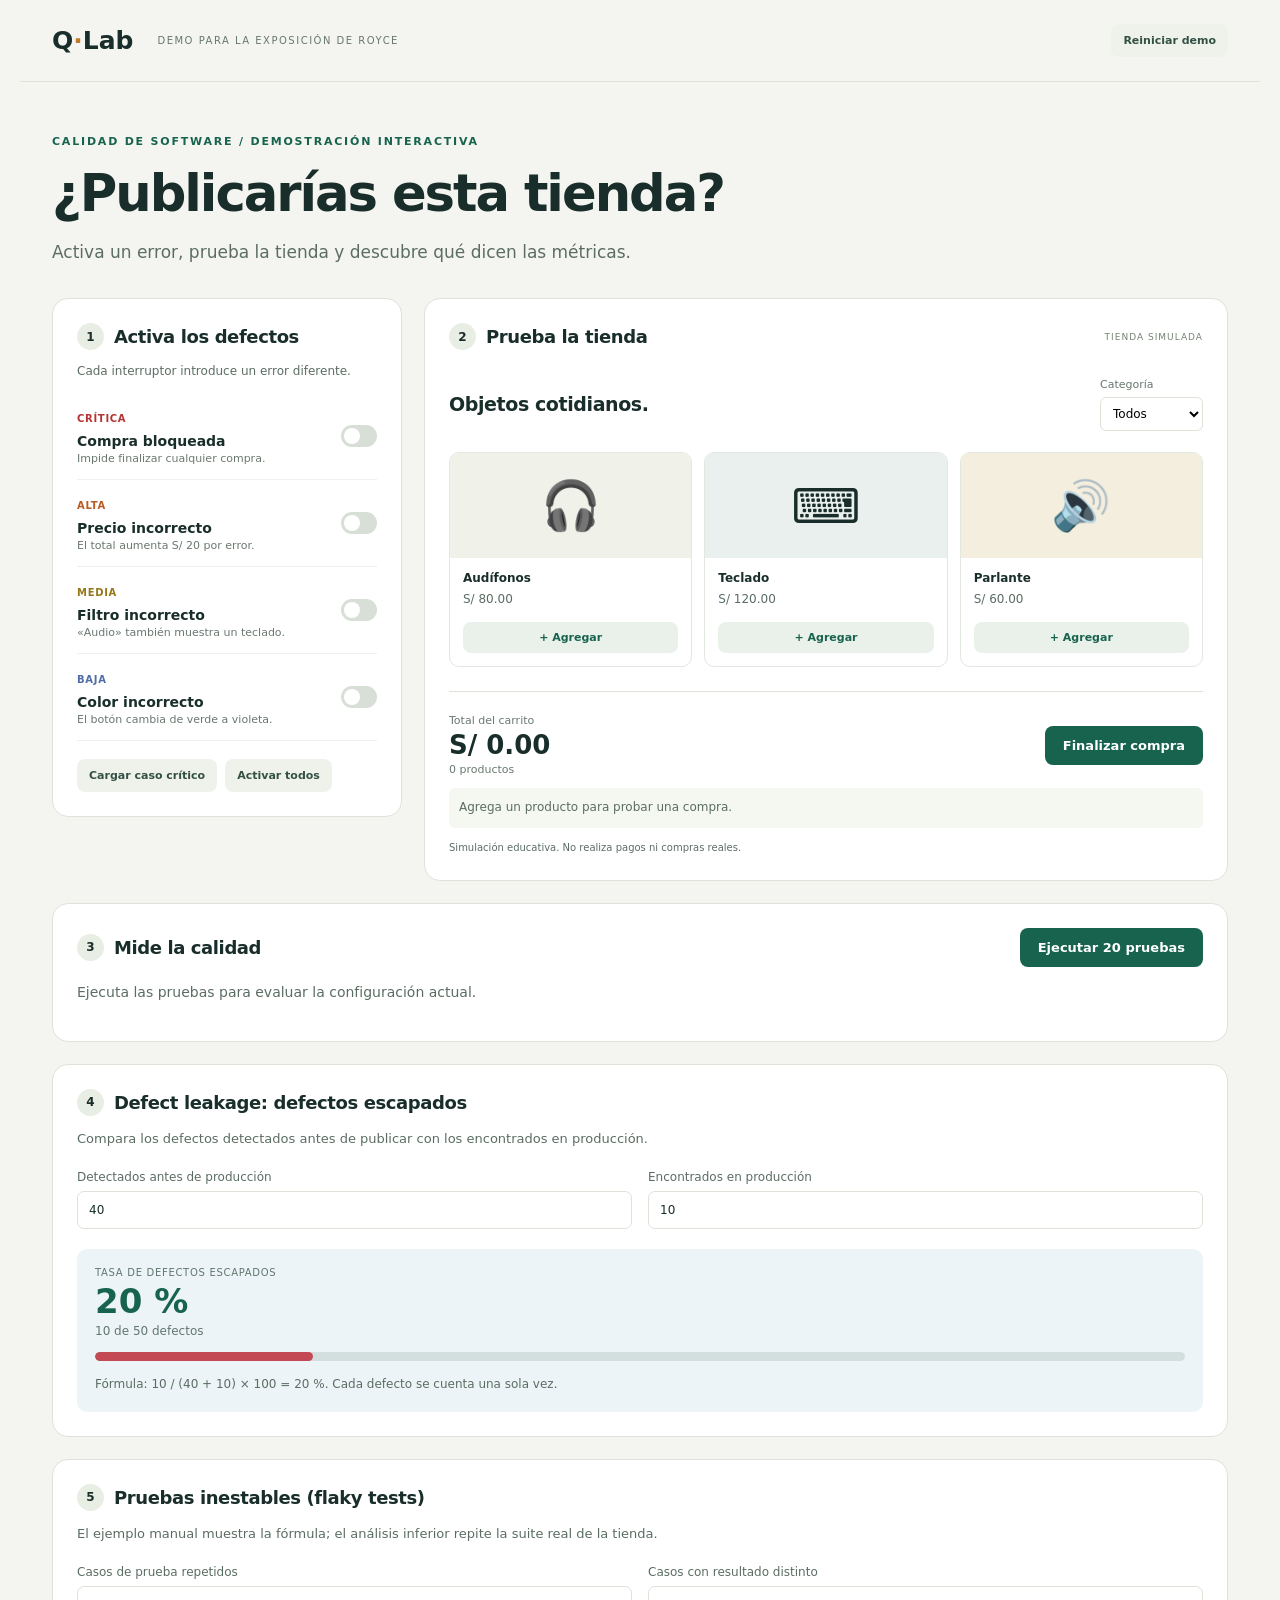
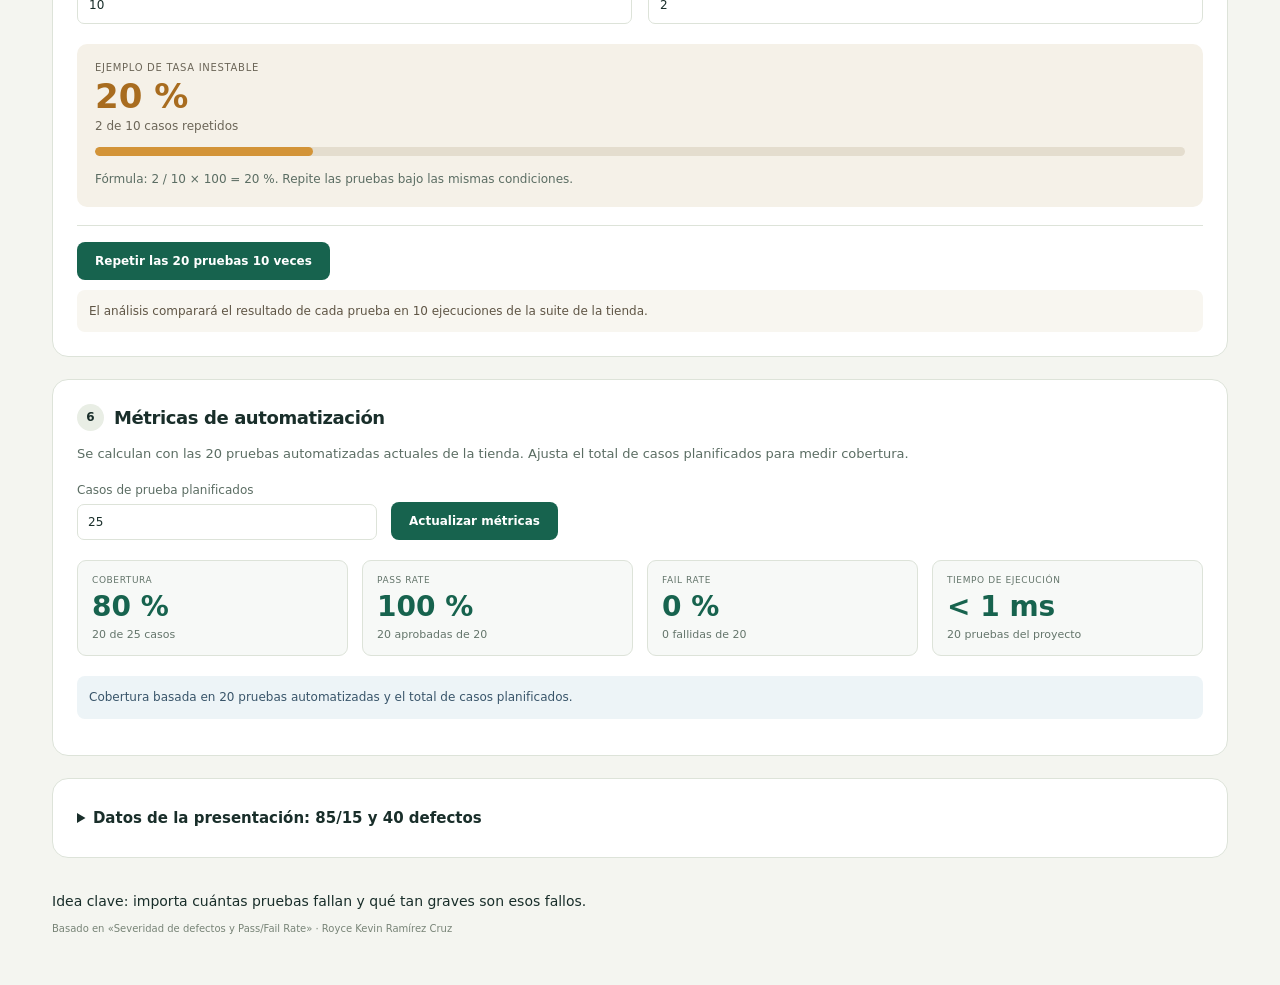
<file: index.html>
<!doctype html>
<html lang="es">
<head><meta charset="utf-8"><meta name="viewport" content="width=device-width,initial-scale=1"><title>Laboratorio de calidad · Royce</title><link rel="stylesheet" href="style.css"></head>
<body>
<header><a class="brand" href="#">Q<span>·</span>Lab</a><span>DEMO PARA LA EXPOSICIÓN DE ROYCE</span><button id="reset" class="quiet">Reiniciar demo</button></header>
<main>
<div class="intro"><p class="eyebrow">CALIDAD DE SOFTWARE / DEMOSTRACIÓN INTERACTIVA</p><h1>¿Publicarías esta tienda?</h1><p>Activa un error, prueba la tienda y descubre qué dicen las métricas.</p></div>
<section class="workspace">
<div class="left">
<section class="panel controls"><div class="section-title"><span class="step">1</span><h2>Activa los defectos</h2></div><p>Cada interruptor introduce un error diferente.</p>
<label class="bug"><span><b class="severity critical">Crítica</b><strong>Compra bloqueada</strong><small>Impide finalizar cualquier compra.</small></span><input type="checkbox" id="critical" aria-label="Activar defecto crítico"></label>
<label class="bug"><span><b class="severity high">Alta</b><strong>Precio incorrecto</strong><small>El total aumenta S/ 20 por error.</small></span><input type="checkbox" id="high" aria-label="Activar defecto alto"></label>
<label class="bug"><span><b class="severity medium">Media</b><strong>Filtro incorrecto</strong><small>«Audio» también muestra un teclado.</small></span><input type="checkbox" id="medium" aria-label="Activar defecto medio"></label>
<label class="bug"><span><b class="severity low">Baja</b><strong>Color incorrecto</strong><small>El botón cambia de verde a violeta.</small></span><input type="checkbox" id="low" aria-label="Activar defecto bajo"></label>
<div class="presets"><button id="critical-case" class="quiet">Cargar caso crítico</button><button id="all-case" class="quiet">Activar todos</button></div></section>
</div>
<section class="panel shop"><div class="section-title"><span class="step">2</span><h2>Prueba la tienda</h2><span class="demo-label">TIENDA SIMULADA</span></div><div class="shop-top"><h3>Objetos cotidianos.</h3><label>Categoría <select id="filter"><option value="all">Todos</option><option value="audio">Audio</option><option value="accessories">Accesorios</option></select></label></div><div id="products" class="products"></div><div class="checkout"><div><small>Total del carrito</small><strong id="total">S/ 0.00</strong><span id="cart-count">0 productos</span></div><button id="buy">Finalizar compra</button></div><p id="shop-message" class="shop-message" role="status">Agrega un producto para probar una compra.</p><p class="shop-note">Simulación educativa. No realiza pagos ni compras reales.</p></section>
</section>
<section class="panel results"><div class="result-heading"><div class="section-title"><span class="step">3</span><h2>Mide la calidad</h2></div><button id="run">Ejecutar 20 pruebas</button></div><p id="test-status" role="status">Ejecuta las pruebas para evaluar la configuración actual.</p><div id="report" hidden><div class="metric-grid"><div><small>PASS RATE</small><strong id="pass-rate"></strong><span id="passed"></span></div><div><small>FAIL RATE</small><strong id="fail-rate"></strong><span id="failed"></span></div><div><small>DEFECTOS ACTIVOS</small><strong id="defect-count"></strong><span>Un defecto puede causar varias pruebas fallidas.</span></div></div><div class="rate-bar" aria-hidden="true"><div id="pass-bar"></div></div><div id="verdict" role="status"></div><details><summary>Ver pruebas y cálculos</summary><p id="formulas" class="formula"></p><div class="table-wrap"><table><thead><tr><th>Prueba</th><th>Resultado</th><th>Severidad del fallo</th></tr></thead><tbody id="test-rows"></tbody></table></div></details></div></section>
<section class="panel leakage" aria-labelledby="leakage-title"><div class="section-title"><span class="step">4</span><h2 id="leakage-title">Defect leakage: defectos escapados</h2></div><p>Compara los defectos detectados antes de publicar con los encontrados en producción.</p><div class="leakage-fields"><label>Detectados antes de producción<input id="leakage-pre" type="number" min="0" step="1" value="40" inputmode="numeric"></label><label>Encontrados en producción<input id="leakage-prod" type="number" min="0" step="1" value="10" inputmode="numeric"></label></div><div class="leakage-result" aria-live="polite" aria-atomic="true"><div><small>TASA DE DEFECTOS ESCAPADOS</small><strong id="leakage-rate">20 %</strong><span id="leakage-count">10 de 50 defectos</span></div><div class="leakage-bar" role="progressbar" aria-label="Porcentaje de defectos encontrados en producción" aria-valuemin="0" aria-valuemax="100" aria-valuenow="20" id="leakage-track"><div id="leakage-fill"></div></div><p id="leakage-message">Fórmula: defectos en producción ÷ total de defectos × 100. Cada defecto se cuenta una sola vez.</p></div></section>
<section class="panel flaky" aria-labelledby="flaky-title"><div class="section-title"><span class="step">5</span><h2 id="flaky-title">Pruebas inestables (flaky tests)</h2></div><p>El ejemplo manual muestra la fórmula; el análisis inferior repite la suite real de la tienda.</p><div class="flaky-fields"><label>Casos de prueba repetidos<input id="flaky-total" type="number" min="0" step="1" value="10" inputmode="numeric"></label><label>Casos con resultado distinto<input id="flaky-unstable" type="number" min="0" step="1" value="2" inputmode="numeric"></label></div><div class="flaky-result" aria-live="polite" aria-atomic="true"><div><small>EJEMPLO DE TASA INESTABLE</small><strong id="flaky-rate">20 %</strong><span id="flaky-count">2 de 10 casos repetidos</span></div><div class="flaky-bar" role="progressbar" aria-label="Porcentaje de pruebas inestables" aria-valuemin="0" aria-valuemax="100" aria-valuenow="20" id="flaky-track"><div id="flaky-fill"></div></div><p id="flaky-message">Fórmula: casos con resultados distintos ÷ casos repetidos × 100.</p></div><div class="stability-run"><button id="run-stability" type="button">Repetir las 20 pruebas 10 veces</button><p id="stability-output" role="status">El análisis comparará el resultado de cada prueba en 10 ejecuciones de la suite de la tienda.</p></div></section>
<section class="panel automation" aria-labelledby="automation-title"><div class="section-title"><span class="step">6</span><h2 id="automation-title">Métricas de automatización</h2></div><p>Se calculan con las 20 pruebas automatizadas actuales de la tienda. Ajusta el total de casos planificados para medir cobertura.</p><div class="automation-controls"><label for="planned-cases">Casos de prueba planificados<input id="planned-cases" type="number" min="20" step="1" value="25" inputmode="numeric"></label><button id="update-automation" type="button">Actualizar métricas</button></div><div class="automation-grid"><div><small>COBERTURA</small><strong id="automation-coverage">80 %</strong><span id="automation-coverage-detail">20 de 25 casos</span></div><div><small>PASS RATE</small><strong id="automation-pass">100 %</strong><span id="automation-pass-detail">20 aprobadas</span></div><div><small>FAIL RATE</small><strong id="automation-fail">0 %</strong><span id="automation-fail-detail">0 fallidas</span></div><div><small>TIEMPO DE EJECUCIÓN</small><strong id="automation-time">—</strong><span>20 pruebas del proyecto</span></div></div><p id="automation-message" class="automation-message" role="status">El ejemplo toma 25 casos planificados y las 20 pruebas automatizadas de esta demo.</p></section>
<details class="panel source"><summary>Datos de la presentación: 85/15 y 40 defectos</summary><p>Estos son ejemplos de las diapositivas, independientes de las 20 pruebas de la demo.</p><h3>Calculadora Pass / Fail Rate</h3><div class="calculator"><label>Aprobadas<input id="calc-pass" type="number" min="0" step="1" value="85"></label><label>Fallidas<input id="calc-fail" type="number" min="0" step="1" value="15"></label><output id="calc-result" aria-live="polite"></output></div><h3>Severidad de 40 defectos detectados</h3><p>La severidad clasifica el impacto. Estos 40 defectos no equivalen a las 15 pruebas fallidas.</p><div class="distribution"><div><span>Crítica · 4</span><meter min="0" max="40" value="4">4</meter><b>10%</b></div><div><span>Alta · 8</span><meter min="0" max="40" value="8">8</meter><b>20%</b></div><div><span>Media · 18</span><meter min="0" max="40" value="18">18</meter><b>45%</b></div><div><span>Baja · 10</span><meter min="0" max="40" value="10">10</meter><b>25%</b></div></div></details>
<footer>Idea clave: importa cuántas pruebas fallan y qué tan graves son esos fallos.<span>Basado en «Severidad de defectos y Pass/Fail Rate» · Royce Kevin Ramírez Cruz</span></footer>
</main><script src="defect-leakege/defect-leakage.js"></script><script src="flaky-test/flaky-tests.js"></script><script src="automation-metrics/automation-metrics.js"></script><script src="app.js"></script></body></html>
</file>
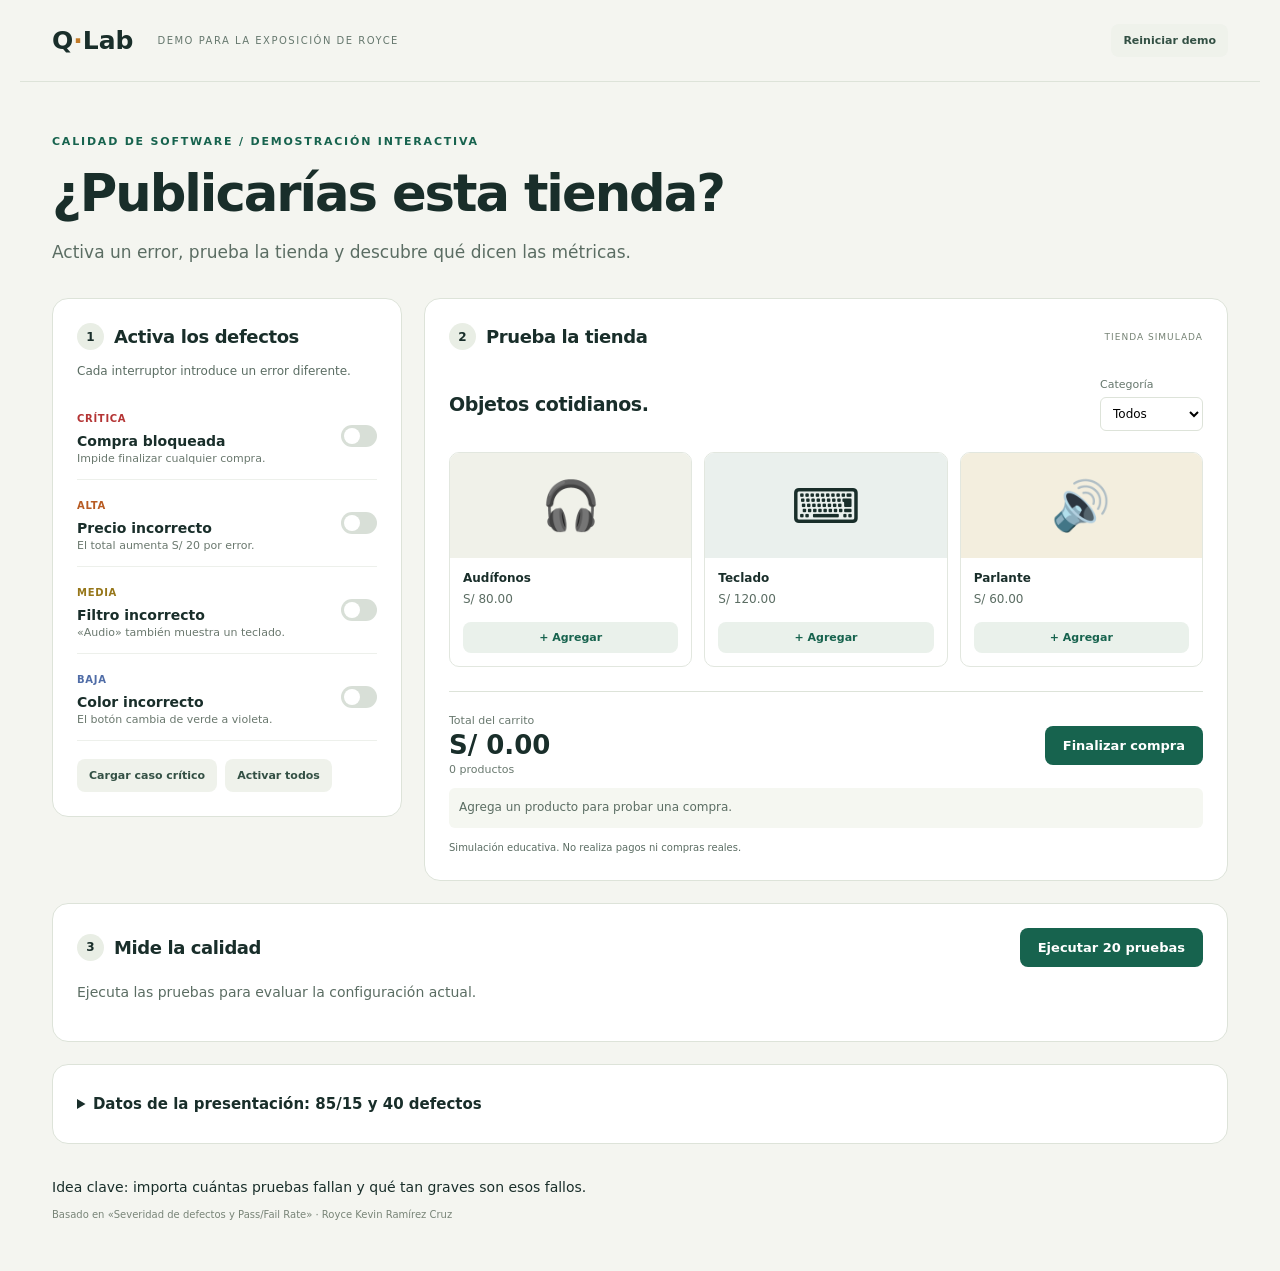
<file: salida/demo.html>
<!doctype html>
<html lang="es">
<head><meta charset="utf-8"><meta name="viewport" content="width=device-width,initial-scale=1"><title>Laboratorio de calidad · Royce</title><style>:root{font-family:Inter,ui-sans-serif,system-ui,-apple-system,sans-serif;color:#192e2a;background:#f4f5f0;font-synthesis:none;--green:#17634e;--line:#dde3d9}*{box-sizing:border-box}body{margin:0}header{display:flex;align-items:center;gap:24px;max-width:1240px;margin:auto;padding:24px 32px;border-bottom:1px solid var(--line)}header>span{font-size:10px;letter-spacing:1.5px;color:#66786e}.brand{font-size:25px;font-weight:850;text-decoration:none;color:inherit}.brand span{color:#c27a28}header button{margin-left:auto}main{max-width:1240px;margin:auto;padding:40px 32px}.eyebrow{font-size:11px;letter-spacing:1.8px;color:var(--green);font-weight:750}h1{font-size:clamp(32px,4vw,52px);letter-spacing:-2px;line-height:1.12;margin:14px 0}p{font-size:14px;line-height:1.6;color:#5b6d63}.intro>p:last-child{font-size:17px;margin-bottom:32px}.workspace{display:grid;grid-template-columns:350px 1fr;gap:22px}.panel{background:#fff;border:1px solid var(--line);border-radius:16px;padding:24px}.section-title{display:flex;gap:10px;align-items:center}h2{font-size:18px;margin:0;letter-spacing:-.4px}.step{display:grid;place-items:center;width:27px;height:27px;border-radius:50%;background:#e9eee5;font-size:12px;font-weight:750}.controls>p{font-size:12px}.bug{display:flex;align-items:center;justify-content:space-between;padding:14px 0;border-bottom:1px solid #edf0eb;cursor:pointer;gap:12px}.bug strong,.bug small{display:block}.bug strong{font-size:14px;margin:7px 0 3px}.bug small{font-size:11px;color:#6a786e}.severity{font-size:10px;text-transform:uppercase;letter-spacing:.7px}.critical{color:#b43434}.high{color:#b85b22}.medium{color:#967619}.low{color:#506da7}input[type=checkbox]{appearance:none;flex-shrink:0;width:36px;height:22px;border-radius:14px;background:#d8dfd7;position:relative;cursor:pointer;margin:0}input[type=checkbox]:before{content:'';position:absolute;width:16px;height:16px;border-radius:50%;background:white;top:3px;left:3px;transition:transform .15s}input:checked[type=checkbox]{background:var(--green)}input:checked[type=checkbox]:before{transform:translateX(14px)}button,select,input{font:inherit}button{border:0;background:var(--green);color:#fff;border-radius:8px;padding:12px 18px;font-size:13px;font-weight:650;cursor:pointer}button:hover{filter:brightness(.93)}button:focus-visible,input:focus-visible,select:focus-visible,summary:focus-visible{outline:3px solid #ba8b35;outline-offset:3px}.quiet{background:#eff2eb;color:#335044;font-size:11px;padding:10px 12px}.presets{display:flex;gap:8px;margin-top:18px}.demo-label{font-size:9px;letter-spacing:1px;color:#758274;margin-left:auto}.shop-top{display:flex;align-items:center;justify-content:space-between;margin:24px 0 18px;gap:12px}h3{font-size:19px;letter-spacing:-.4px}.shop-top label{font-size:11px;color:#66776d}select{display:block;background:#fff;border:1px solid var(--line);border-radius:6px;padding:8px;margin-top:6px;font-size:12px}.products{display:grid;grid-template-columns:repeat(3,1fr);gap:12px}.product{min-width:0;border:1px solid #e2e7df;border-radius:10px;overflow:hidden}.product-art{height:105px;display:grid;place-items:center;font-size:48px;background:#f0f1e9}.product:nth-child(2) .product-art{background:#eaf0ed}.product:nth-child(3) .product-art{background:#f3eede}.product-info{padding:13px}.product h4{font-size:12px;margin:0 0 5px}.product p{margin:0;font-size:12px}.product button{width:100%;margin-top:13px;padding:9px;font-size:11px;background:#eaf1eb;color:var(--green)}.checkout{border-top:1px solid var(--line);margin-top:24px;padding-top:22px;display:flex;align-items:center;justify-content:space-between;gap:16px}.checkout small,.checkout strong,.checkout span{display:block}.checkout small{font-size:11px;color:#69796f}.checkout strong{font-size:26px;margin:3px 0}.checkout span{font-size:11px;color:#69796f}.shop-message{font-size:12px;min-height:39px;background:#f5f7f1;padding:10px;border-radius:6px}.shop-message.error{color:#9c2929;background:#fceeed}.shop-message.success{color:var(--green);background:#ecf6ee}.shop-note{font-size:10px;margin:0}.results{margin-top:22px}.result-heading{display:flex;justify-content:space-between;gap:16px;align-items:center}.metric-grid{display:grid;grid-template-columns:1fr 1fr 1.2fr;margin:24px 0;gap:24px}.metric-grid>div{border-left:2px solid var(--line);padding-left:18px}.metric-grid small,.metric-grid span{display:block;font-size:10px;letter-spacing:.5px;color:#64756b}.metric-grid strong{display:block;font-size:38px;font-weight:700;margin:5px 0}.metric-grid span{font-size:12px;letter-spacing:0}.rate-bar{height:9px;background:#d56b61;border-radius:5px;overflow:hidden}.rate-bar>div{height:100%;background:#247458;transition:width .3s}#verdict{padding:16px;border-radius:8px;background:#eef6ec;margin:18px 0;font-size:14px;line-height:1.6}#verdict.risk{background:#fff0ea;color:#803b2b}summary{cursor:pointer;font-size:14px;font-weight:650;padding:6px 0}.table-wrap{overflow:auto}table{width:100%;border-collapse:collapse;font-size:12px}td,th{text-align:left;padding:10px;border-bottom:1px solid var(--line)}th{color:#68796c;font-weight:500}.ok{color:#166348}.fail{color:#af3434}.formula{font-family:ui-monospace,monospace;font-size:12px}.source{margin-top:22px}.source>summary{font-size:15px}.calculator{display:flex;align-items:center;gap:20px;flex-wrap:wrap}.calculator label{font-size:12px}.calculator input{display:block;width:110px;margin-top:7px;border:1px solid var(--line);padding:10px;border-radius:7px}.calculator output{font-size:15px;line-height:1.8;color:var(--green)}.distribution{max-width:600px}.distribution>div{display:grid;grid-template-columns:95px 1fr 45px;align-items:center;gap:14px;margin:12px 0;font-size:12px}meter{width:100%;height:16px}footer{padding:32px 0 8px;font-size:14px;line-height:1.6}footer span{display:block;color:#788477;font-size:10px;margin-top:9px}[hidden]{display:none!important}@media(max-width:900px){.workspace{grid-template-columns:290px 1fr}.products{grid-template-columns:1fr}.product{display:flex}.product-art{width:80px;flex-shrink:0;height:auto;font-size:32px}.product-info{width:100%}.shop-top{align-items:start}.shop-top h3{font-size:16px}.checkout{flex-wrap:wrap}}@media(max-width:640px){header{padding:18px;gap:12px}header>span{display:none}main{padding:25px 16px}.workspace{grid-template-columns:1fr}.panel{padding:20px}.products{grid-template-columns:repeat(3,1fr)}.product{display:block}.product-art{width:100%;height:80px}.product-info{padding:9px}.product h4{min-height:30px}.metric-grid{gap:12px;grid-template-columns:1fr 1fr}.metric-grid>div:last-child{grid-column:1/-1}.result-heading{align-items:start}.result-heading button{max-width:140px;padding:10px}.demo-label{display:none}h2{font-size:16px}}
</style></head>
<body>
<header><a class="brand" href="#">Q<span>·</span>Lab</a><span>DEMO PARA LA EXPOSICIÓN DE ROYCE</span><button id="reset" class="quiet">Reiniciar demo</button></header>
<main>
<div class="intro"><p class="eyebrow">CALIDAD DE SOFTWARE / DEMOSTRACIÓN INTERACTIVA</p><h1>¿Publicarías esta tienda?</h1><p>Activa un error, prueba la tienda y descubre qué dicen las métricas.</p></div>
<section class="workspace">
<div class="left">
<section class="panel controls"><div class="section-title"><span class="step">1</span><h2>Activa los defectos</h2></div><p>Cada interruptor introduce un error diferente.</p>
<label class="bug"><span><b class="severity critical">Crítica</b><strong>Compra bloqueada</strong><small>Impide finalizar cualquier compra.</small></span><input type="checkbox" id="critical" aria-label="Activar defecto crítico"></label>
<label class="bug"><span><b class="severity high">Alta</b><strong>Precio incorrecto</strong><small>El total aumenta S/ 20 por error.</small></span><input type="checkbox" id="high" aria-label="Activar defecto alto"></label>
<label class="bug"><span><b class="severity medium">Media</b><strong>Filtro incorrecto</strong><small>«Audio» también muestra un teclado.</small></span><input type="checkbox" id="medium" aria-label="Activar defecto medio"></label>
<label class="bug"><span><b class="severity low">Baja</b><strong>Color incorrecto</strong><small>El botón cambia de verde a violeta.</small></span><input type="checkbox" id="low" aria-label="Activar defecto bajo"></label>
<div class="presets"><button id="critical-case" class="quiet">Cargar caso crítico</button><button id="all-case" class="quiet">Activar todos</button></div></section>
</div>
<section class="panel shop"><div class="section-title"><span class="step">2</span><h2>Prueba la tienda</h2><span class="demo-label">TIENDA SIMULADA</span></div><div class="shop-top"><h3>Objetos cotidianos.</h3><label>Categoría <select id="filter"><option value="all">Todos</option><option value="audio">Audio</option><option value="accessories">Accesorios</option></select></label></div><div id="products" class="products"></div><div class="checkout"><div><small>Total del carrito</small><strong id="total">S/ 0.00</strong><span id="cart-count">0 productos</span></div><button id="buy">Finalizar compra</button></div><p id="shop-message" class="shop-message" role="status">Agrega un producto para probar una compra.</p><p class="shop-note">Simulación educativa. No realiza pagos ni compras reales.</p></section>
</section>
<section class="panel results"><div class="result-heading"><div class="section-title"><span class="step">3</span><h2>Mide la calidad</h2></div><button id="run">Ejecutar 20 pruebas</button></div><p id="test-status" role="status">Ejecuta las pruebas para evaluar la configuración actual.</p><div id="report" hidden><div class="metric-grid"><div><small>PASS RATE</small><strong id="pass-rate"></strong><span id="passed"></span></div><div><small>FAIL RATE</small><strong id="fail-rate"></strong><span id="failed"></span></div><div><small>DEFECTOS ACTIVOS</small><strong id="defect-count"></strong><span>Un defecto puede causar varias pruebas fallidas.</span></div></div><div class="rate-bar" aria-hidden="true"><div id="pass-bar"></div></div><div id="verdict" role="status"></div><details><summary>Ver pruebas y cálculos</summary><p id="formulas" class="formula"></p><div class="table-wrap"><table><thead><tr><th>Prueba</th><th>Resultado</th><th>Severidad del fallo</th></tr></thead><tbody id="test-rows"></tbody></table></div></details></div></section>
<details class="panel source"><summary>Datos de la presentación: 85/15 y 40 defectos</summary><p>Estos son ejemplos de las diapositivas, independientes de las 20 pruebas de la demo.</p><h3>Calculadora Pass / Fail Rate</h3><div class="calculator"><label>Aprobadas<input id="calc-pass" type="number" min="0" step="1" value="85"></label><label>Fallidas<input id="calc-fail" type="number" min="0" step="1" value="15"></label><output id="calc-result" aria-live="polite"></output></div><h3>Severidad de 40 defectos detectados</h3><p>La severidad clasifica el impacto. Estos 40 defectos no equivalen a las 15 pruebas fallidas.</p><div class="distribution"><div><span>Crítica · 4</span><meter min="0" max="40" value="4">4</meter><b>10%</b></div><div><span>Alta · 8</span><meter min="0" max="40" value="8">8</meter><b>20%</b></div><div><span>Media · 18</span><meter min="0" max="40" value="18">18</meter><b>45%</b></div><div><span>Baja · 10</span><meter min="0" max="40" value="10">10</meter><b>25%</b></div></div></details>
<footer>Idea clave: importa cuántas pruebas fallan y qué tan graves son esos fallos.<span>Basado en «Severidad de defectos y Pass/Fail Rate» · Royce Kevin Ramírez Cruz</span></footer>
</main><script>'use strict';
const $ = id => document.getElementById(id);
const levels = ['critical', 'high', 'medium', 'low'];
const names = {critical:'Crítica',high:'Alta',medium:'Media',low:'Baja'};
const catalog = [
  {id:1,name:'Audífonos',category:'audio',price:80,icon:'🎧'},
  {id:2,name:'Teclado',category:'accessories',price:120,icon:'⌨️'},
  {id:3,name:'Parlante',category:'audio',price:60,icon:'🔊'}
];
let cart = [];
let tested = false;
function state(){ return Object.fromEntries(levels.map(level => [level,$(level).checked])); }
function visibleProducts(category, bugs){return catalog.filter(p => category === 'all' || p.category === category || (bugs.medium && category === 'audio' && p.id === 2));}
function totalFor(items,bugs){return items.reduce((sum,p)=>sum+p.price,0)+(items.length && bugs.high ? 20 : 0);}
function checkoutResult(items,bugs){return !items.length ? 'empty' : bugs.critical ? 'blocked' : 'success';}
function buttonColor(bugs){return bugs.low ? '#8651be' : '#17634e';}
function message(text,kind=''){ $('shop-message').textContent=text;$('shop-message').className='shop-message '+kind; }
function renderShop(){
  const bugs=state();
  $('products').innerHTML=visibleProducts($('filter').value,bugs).map(p=>`<article class="product"><div class="product-art" aria-hidden="true">${p.icon}</div><div class="product-info"><h4>${p.name}</h4><p>S/ ${p.price.toFixed(2)}</p><button data-add="${p.id}" aria-label="Agregar ${p.name}">+ Agregar</button></div></article>`).join('');
  $('total').textContent='S/ '+totalFor(cart,bugs).toFixed(2);
  $('cart-count').textContent=cart.length+' producto'+(cart.length===1?'':'s');
  $('buy').style.backgroundColor=buttonColor(bugs);
}
// Cada prueba compara el comportamiento simulado con un resultado esperado.
function evaluate(bugs){
 const checks=[
  ['Finalizar una compra',()=>checkoutResult([catalog[0]],bugs)==='success','critical'],
  ['Total de un producto: S/ 80',()=>totalFor([catalog[0]],bugs)===80,'high'],
  ['Total de dos productos: S/ 200',()=>totalFor([catalog[0],catalog[1]],bugs)===200,'high'],
  ['Filtro Audio excluye accesorios',()=>visibleProducts('audio',bugs).every(p=>p.category==='audio'),'medium'],
  ['Filtro Audio devuelve 2 productos',()=>visibleProducts('audio',bugs).length===2,'medium'],
  ['Botón de compra con color verde',()=>buttonColor(bugs)==='#17634e','low'],
  ['Catálogo con 3 productos',()=>visibleProducts('all',bugs).length===3],
  ['Filtro Accesorios devuelve el teclado',()=>visibleProducts('accessories',bugs)[0].id===2],
  ['Filtro Accesorios devuelve 1 producto',()=>visibleProducts('accessories',bugs).length===1],
  ['Audífonos disponibles en Audio',()=>visibleProducts('audio',bugs).some(p=>p.id===1)],
  ['Parlante disponible en Audio',()=>visibleProducts('audio',bugs).some(p=>p.id===3)],
  ['Precio de audífonos: S/ 80',()=>catalog[0].price===80],
  ['Precio de teclado: S/ 120',()=>catalog[1].price===120],
  ['Precio de parlante: S/ 60',()=>catalog[2].price===60],
  ['Identificadores únicos',()=>new Set(catalog.map(p=>p.id)).size===3],
  ['Productos con nombre',()=>catalog.every(p=>p.name.length>0)],
  ['Precios mayores que cero',()=>catalog.every(p=>p.price>0)],
  ['Categorías reconocidas',()=>catalog.every(p=>['audio','accessories'].includes(p.category))],
  ['Carrito vacío con total cero',()=>totalFor([],bugs)===0],
  ['Compra vacía rechazada',()=>checkoutResult([],bugs)==='empty']
 ];
 return checks.map(([name,check,severity])=>({name,pass:check(),severity}));
}
function runTests(){
 const bugs=state(), rows=evaluate(bugs), passed=rows.filter(r=>r.pass).length, failed=rows.length-passed;
 tested=true;$('report').hidden=false;
 $('test-status').textContent='Resultados de 20 pruebas sobre la tienda simulada. La cantidad y selección de pruebas afectan el porcentaje.';
 $('pass-rate').textContent=(passed/rows.length*100).toFixed(0)+'%';$('fail-rate').textContent=(failed/rows.length*100).toFixed(0)+'%';
 $('passed').textContent=passed+' de 20 aprobaron';$('failed').textContent=failed+' de 20 fallaron';
 $('defect-count').textContent=levels.filter(l=>bugs[l]).length;
 $('pass-bar').style.width=passed/rows.length*100+'%';
 const verdict=$('verdict'); verdict.className=failed?'risk':'';
 verdict.textContent=bugs.critical ? `Compra bloqueada: ${passed/rows.length*100}% de aprobación, pero hay un defecto crítico. En este caso, la tienda no está lista para publicarse.` : failed ? 'Hay fallos pendientes. Revisa su impacto antes de publicar. La decisión depende de la severidad y de los criterios del proyecto.' : 'Las 20 pruebas aprobaron. No se detectan los cuatro defectos de esta demo. Aprobar estas pruebas no garantiza que un sistema real esté libre de errores.';
 $('formulas').textContent=`Pass Rate = (${passed} / 20) × 100 = ${passed*5}% · Fail Rate = (${failed} / 20) × 100 = ${failed*5}%`;
 $('test-rows').innerHTML=rows.map(r=>`<tr><td>${r.name}</td><td class="${r.pass?'ok':'fail'}">${r.pass?'Aprobada':'Fallida'}</td><td>${r.pass?'—':names[r.severity]}</td></tr>`).join('');
}
function invalidate(){if(tested){$('report').hidden=true;$('test-status').textContent='Cambiaste los defectos. Ejecuta las pruebas otra vez para actualizar los resultados.';tested=false;} renderShop();message('Configuración actualizada. Prueba la tienda o ejecuta las pruebas.');}
function setPreset(selected){levels.forEach(l=>$(l).checked=selected.includes(l));cart=[];$('filter').value='all';invalidate();runTests();}
function calculate(){const p=$('calc-pass').value,f=$('calc-fail').value,a=Number(p),b=Number(f),out=$('calc-result');if(p===''||f===''||!Number.isSafeInteger(a)||!Number.isSafeInteger(b)||a<0||b<0||!Number.isSafeInteger(a+b)){out.textContent='Ingresa cantidades enteras, válidas y no negativas.';return;}const n=a+b;out.textContent=n===0?'Sin pruebas ejecutadas: las tasas no se pueden calcular.':`${n} ejecutadas · Pass: (${a} / ${n}) × 100 = ${(a/n*100).toLocaleString('es-PE',{maximumFractionDigits:2})}% · Fail: (${b} / ${n}) × 100 = ${(b/n*100).toLocaleString('es-PE',{maximumFractionDigits:2})}%`;}
levels.forEach(l=>$(l).addEventListener('change',invalidate));
$('filter').addEventListener('change',renderShop);
$('products').addEventListener('click',event=>{const button=event.target.closest('[data-add]');if(!button)return;const product=catalog.find(p=>p.id===Number(button.dataset.add));cart.push(product);renderShop();message(product.name+' agregado al carrito.');});
$('buy').addEventListener('click',()=>{const result=checkoutResult(cart,state());if(result==='empty')message('Agrega un producto antes de comprar.');else if(result==='blocked')message('Error crítico: no se puede finalizar la compra.','error');else{message('Compra simulada completada por S/ '+totalFor(cart,state()).toFixed(2)+'.','success');cart=[];renderShop();}});
$('run').addEventListener('click',runTests);
$('critical-case').addEventListener('click',()=>setPreset(['critical']));
$('all-case').addEventListener('click',()=>setPreset(levels));
$('reset').addEventListener('click',()=>{levels.forEach(l=>$(l).checked=false);cart=[];tested=false;$('filter').value='all';$('report').hidden=true;$('test-status').textContent='Ejecuta las pruebas para evaluar la configuración actual.';$('calc-pass').value=85;$('calc-fail').value=15;calculate();renderShop();message('Agrega un producto para probar una compra.');});
['calc-pass','calc-fail'].forEach(id=>$(id).addEventListener('input',calculate));
renderShop();calculate();
</script></body></html>
</file>
<file: style.css>
:root{font-family:Inter,ui-sans-serif,system-ui,-apple-system,sans-serif;color:#192e2a;background:#f4f5f0;font-synthesis:none;--green:#17634e;--line:#dde3d9}*{box-sizing:border-box}body{margin:0}header{display:flex;align-items:center;gap:24px;max-width:1240px;margin:auto;padding:24px 32px;border-bottom:1px solid var(--line)}header>span{font-size:10px;letter-spacing:1.5px;color:#66786e}.brand{font-size:25px;font-weight:850;text-decoration:none;color:inherit}.brand span{color:#c27a28}header button{margin-left:auto}main{max-width:1240px;margin:auto;padding:40px 32px}.eyebrow{font-size:11px;letter-spacing:1.8px;color:var(--green);font-weight:750}h1{font-size:clamp(32px,4vw,52px);letter-spacing:-2px;line-height:1.12;margin:14px 0}p{font-size:14px;line-height:1.6;color:#5b6d63}.intro>p:last-child{font-size:17px;margin-bottom:32px}.workspace{display:grid;grid-template-columns:350px 1fr;gap:22px}.panel{background:#fff;border:1px solid var(--line);border-radius:16px;padding:24px}.section-title{display:flex;gap:10px;align-items:center}h2{font-size:18px;margin:0;letter-spacing:-.4px}.step{display:grid;place-items:center;width:27px;height:27px;border-radius:50%;background:#e9eee5;font-size:12px;font-weight:750}.controls>p{font-size:12px}.bug{display:flex;align-items:center;justify-content:space-between;padding:14px 0;border-bottom:1px solid #edf0eb;cursor:pointer;gap:12px}.bug strong,.bug small{display:block}.bug strong{font-size:14px;margin:7px 0 3px}.bug small{font-size:11px;color:#6a786e}.severity{font-size:10px;text-transform:uppercase;letter-spacing:.7px}.critical{color:#b43434}.high{color:#b85b22}.medium{color:#967619}.low{color:#506da7}input[type=checkbox]{appearance:none;flex-shrink:0;width:36px;height:22px;border-radius:14px;background:#d8dfd7;position:relative;cursor:pointer;margin:0}input[type=checkbox]:before{content:'';position:absolute;width:16px;height:16px;border-radius:50%;background:white;top:3px;left:3px;transition:transform .15s}input:checked[type=checkbox]{background:var(--green)}input:checked[type=checkbox]:before{transform:translateX(14px)}button,select,input{font:inherit}button{border:0;background:var(--green);color:#fff;border-radius:8px;padding:12px 18px;font-size:13px;font-weight:650;cursor:pointer}button:hover{filter:brightness(.93)}button:focus-visible,input:focus-visible,select:focus-visible,summary:focus-visible{outline:3px solid #ba8b35;outline-offset:3px}.quiet{background:#eff2eb;color:#335044;font-size:11px;padding:10px 12px}.presets{display:flex;gap:8px;margin-top:18px}.demo-label{font-size:9px;letter-spacing:1px;color:#758274;margin-left:auto}.shop-top{display:flex;align-items:center;justify-content:space-between;margin:24px 0 18px;gap:12px}h3{font-size:19px;letter-spacing:-.4px}.shop-top label{font-size:11px;color:#66776d}select{display:block;background:#fff;border:1px solid var(--line);border-radius:6px;padding:8px;margin-top:6px;font-size:12px}.products{display:grid;grid-template-columns:repeat(3,1fr);gap:12px}.product{min-width:0;border:1px solid #e2e7df;border-radius:10px;overflow:hidden}.product-art{height:105px;display:grid;place-items:center;font-size:48px;background:#f0f1e9}.product:nth-child(2) .product-art{background:#eaf0ed}.product:nth-child(3) .product-art{background:#f3eede}.product-info{padding:13px}.product h4{font-size:12px;margin:0 0 5px}.product p{margin:0;font-size:12px}.product button{width:100%;margin-top:13px;padding:9px;font-size:11px;background:#eaf1eb;color:var(--green)}.checkout{border-top:1px solid var(--line);margin-top:24px;padding-top:22px;display:flex;align-items:center;justify-content:space-between;gap:16px}.checkout small,.checkout strong,.checkout span{display:block}.checkout small{font-size:11px;color:#69796f}.checkout strong{font-size:26px;margin:3px 0}.checkout span{font-size:11px;color:#69796f}.shop-message{font-size:12px;min-height:39px;background:#f5f7f1;padding:10px;border-radius:6px}.shop-message.error{color:#9c2929;background:#fceeed}.shop-message.success{color:var(--green);background:#ecf6ee}.shop-note{font-size:10px;margin:0}.results{margin-top:22px}.result-heading{display:flex;justify-content:space-between;gap:16px;align-items:center}.metric-grid{display:grid;grid-template-columns:1fr 1fr 1.2fr;margin:24px 0;gap:24px}.metric-grid>div{border-left:2px solid var(--line);padding-left:18px}.metric-grid small,.metric-grid span{display:block;font-size:10px;letter-spacing:.5px;color:#64756b}.metric-grid strong{display:block;font-size:38px;font-weight:700;margin:5px 0}.metric-grid span{font-size:12px;letter-spacing:0}.rate-bar{height:9px;background:#d56b61;border-radius:5px;overflow:hidden}.rate-bar>div{height:100%;background:#247458;transition:width .3s}#verdict{padding:16px;border-radius:8px;background:#eef6ec;margin:18px 0;font-size:14px;line-height:1.6}#verdict.risk{background:#fff0ea;color:#803b2b}summary{cursor:pointer;font-size:14px;font-weight:650;padding:6px 0}.table-wrap{overflow:auto}table{width:100%;border-collapse:collapse;font-size:12px}td,th{text-align:left;padding:10px;border-bottom:1px solid var(--line)}th{color:#68796c;font-weight:500}.ok{color:#166348}.fail{color:#af3434}.formula{font-family:ui-monospace,monospace;font-size:12px}.source{margin-top:22px}.source>summary{font-size:15px}.calculator{display:flex;align-items:center;gap:20px;flex-wrap:wrap}.calculator label{font-size:12px}.calculator input{display:block;width:110px;margin-top:7px;border:1px solid var(--line);padding:10px;border-radius:7px}.calculator output{font-size:15px;line-height:1.8;color:var(--green)}.distribution{max-width:600px}.distribution>div{display:grid;grid-template-columns:95px 1fr 45px;align-items:center;gap:14px;margin:12px 0;font-size:12px}meter{width:100%;height:16px}footer{padding:32px 0 8px;font-size:14px;line-height:1.6}footer span{display:block;color:#788477;font-size:10px;margin-top:9px}[hidden]{display:none!important}@media(max-width:900px){.workspace{grid-template-columns:290px 1fr}.products{grid-template-columns:1fr}.product{display:flex}.product-art{width:80px;flex-shrink:0;height:auto;font-size:32px}.product-info{width:100%}.shop-top{align-items:start}.shop-top h3{font-size:16px}.checkout{flex-wrap:wrap}}@media(max-width:640px){header{padding:18px;gap:12px}header>span{display:none}main{padding:25px 16px}.workspace{grid-template-columns:1fr}.panel{padding:20px}.products{grid-template-columns:repeat(3,1fr)}.product{display:block}.product-art{width:100%;height:80px}.product-info{padding:9px}.product h4{min-height:30px}.metric-grid{gap:12px;grid-template-columns:1fr 1fr}.metric-grid>div:last-child{grid-column:1/-1}.result-heading{align-items:start}.result-heading button{max-width:140px;padding:10px}.demo-label{display:none}h2{font-size:16px}}

.leakage{margin-top:22px}.leakage>p{font-size:13px}.leakage-fields{display:grid;grid-template-columns:1fr 1fr;gap:16px;margin:20px 0}.leakage-fields label{font-size:12px;color:#5b6d63}.leakage-fields input{display:block;width:100%;margin-top:7px;padding:11px;border:1px solid var(--line);border-radius:7px;background:#fff;color:#192e2a}.leakage-result{padding:18px;border-radius:10px;background:#edf4f7}.leakage-result small,.leakage-result strong,.leakage-result span{display:block}.leakage-result small{font-size:10px;letter-spacing:.7px;color:#60766e}.leakage-result strong{margin:3px 0;font-size:34px;color:#17634e}.leakage-result span{font-size:12px;color:#60766e}.leakage-result p{margin:14px 0 0;font-size:12px}.leakage-bar{height:9px;margin-top:14px;overflow:hidden;border-radius:8px;background:#d3dfdf}.leakage-bar>div{height:100%;width:20%;border-radius:inherit;background:#c34a55;transition:width .2s ease}
@media(max-width:640px){.leakage-fields{grid-template-columns:1fr}}

.flaky{margin-top:22px}.flaky>p{font-size:13px}.flaky-fields{display:grid;grid-template-columns:1fr 1fr;gap:16px;margin:20px 0}.flaky-fields label{font-size:12px;color:#5b6d63}.flaky-fields input{display:block;width:100%;margin-top:7px;padding:11px;border:1px solid var(--line);border-radius:7px;background:#fff;color:#192e2a}.flaky-result{padding:18px;border-radius:10px;background:#f5f1e8}.flaky-result small,.flaky-result strong,.flaky-result span{display:block}.flaky-result small{font-size:10px;letter-spacing:.7px;color:#6c6658}.flaky-result strong{margin:3px 0;font-size:34px;color:#a86c1f}.flaky-result span{font-size:12px;color:#6c6658}.flaky-result p{margin:14px 0 0;font-size:12px}.flaky-bar{height:9px;margin-top:14px;overflow:hidden;border-radius:8px;background:#e4ddce}.flaky-bar>div{height:100%;width:20%;border-radius:inherit;background:#d39438;transition:width .2s ease}
@media(max-width:640px){.flaky-fields{grid-template-columns:1fr}}

.stability-run{margin-top:18px;padding-top:16px;border-top:1px solid var(--line)}.stability-run button{font-size:12px}.stability-run p{margin:10px 0 0;padding:12px;border-radius:8px;background:#f8f6f0;color:#5f5545;font-size:12px;line-height:1.5}

.automation{margin-top:22px}.automation>p{font-size:13px}.automation-controls{display:flex;align-items:end;gap:14px;margin:18px 0}.automation-controls label{flex:1;max-width:300px;color:#5b6d63;font-size:12px}.automation-controls input{display:block;width:100%;margin-top:7px;padding:10px;border:1px solid var(--line);border-radius:7px;background:#fff;color:#192e2a}.automation-controls button{font-size:12px}.automation-grid{display:grid;grid-template-columns:repeat(4,1fr);gap:14px;margin:20px 0}.automation-grid>div{padding:14px;border:1px solid var(--line);border-radius:9px;background:#f7f9f7}.automation-grid small,.automation-grid strong,.automation-grid span{display:block}.automation-grid small{font-size:9px;letter-spacing:.6px;color:#64756b}.automation-grid strong{margin:5px 0;font-size:28px;color:#17634e}.automation-grid span{font-size:11px;color:#64756b}.automation-message{padding:12px;border-radius:8px;background:#edf4f7;color:#39556a!important;font-size:12px!important}
@media(max-width:720px){.automation-grid{grid-template-columns:1fr 1fr}}@media(max-width:640px){.automation-controls{align-items:stretch;flex-direction:column}.automation-controls label{max-width:none}.automation-controls button{align-self:flex-start}}
</file>
